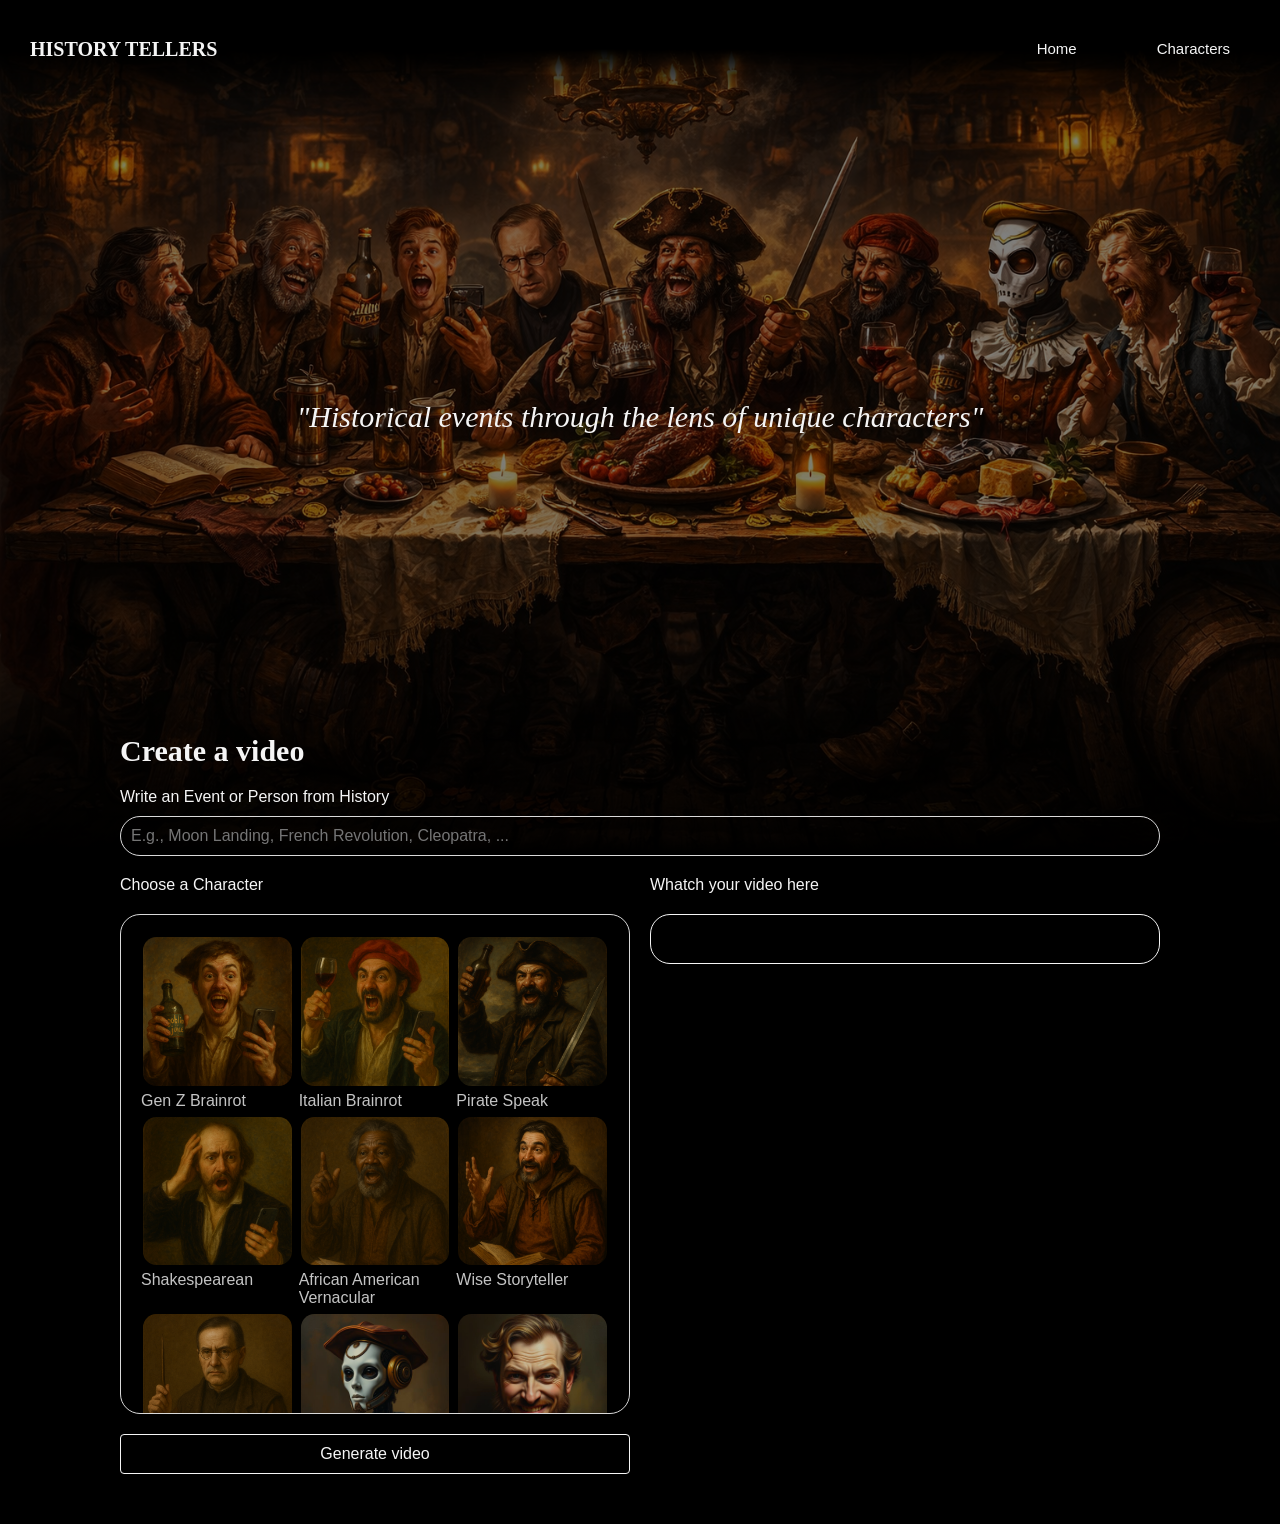
<file: public/index.html>
<!doctype html>
<html lang="en">
  <head>
    <meta charset="UTF-8" />
    <meta name="viewport" content="width=device-width, initial-scale=1.0" />
    <title>Historical Event Describer</title>
    <link rel="stylesheet" href="style.css" />

    <link
      rel="icon"
      href="data:image/svg+xml,<svg xmlns='http://www.w3.org/2000/svg' viewBox='0 0 100 100'><text y='.9em' font-size='90'>📜</text></svg>"
    />
  </head>
  <body>
    <header>
      <h1>History Tellers</h1>
      <button class="menu-toggle" aria-label="Toggle menu">
        <span></span>
        <span></span>
        <span></span>
      </button>
      <div class="nav-links">
        <a href="index.html"><p>Home</p></a>
        <a href="character_creator.html"><p>Characters</p></a>
      </div>
    </header>
    <main>
      <div class="banner-container">
        <img src="images/Banner.png" alt="Scroll Image" class="scroll-image" />
      </div>
      <div class="intro">
        <p>"Historical events through the lens of unique characters"</p>
      </div>
      <div class="video-creator">
        <h1>Create a video</h1>
        <div class="input-group">
          <label for="event">Write an Event or Person from History</label>
          <input
            type="text"
            id="event"
            placeholder="E.g., Moon Landing, French Revolution, Cleopatra, ..."
            required
          />
        </div>
        <div class="main-container">
          <div class="left-column">
            <label for="event">Choose a Character</label>
            <form id="eventForm">
              <div class="input-group">
                <div class="scrollable-container">
                  <div class="style-grid" id="styleGrid">
                    <!-- Style options will be dynamically loaded from config.json -->
                  </div>
                </div>

                <input type="hidden" id="style" name="style" required />
              </div>
            </form>
            <button type="submit">Generate video</button>
          </div>

          <div class="right-column">
            <label for="event">Whatch your video here</label>
            <div class="ShortVideo" id="result">
              <!-- Result will be dynamically inserted here by script.js -->
            </div>
          </div>
        </div>
      </div>
    </main>

    <!-- Load config first, then the other scripts -->
    <script src="loadConfig.js"></script>
    <script src="script.js"></script>
    <script src="select.js"></script>
  </body>
</html>
</file>
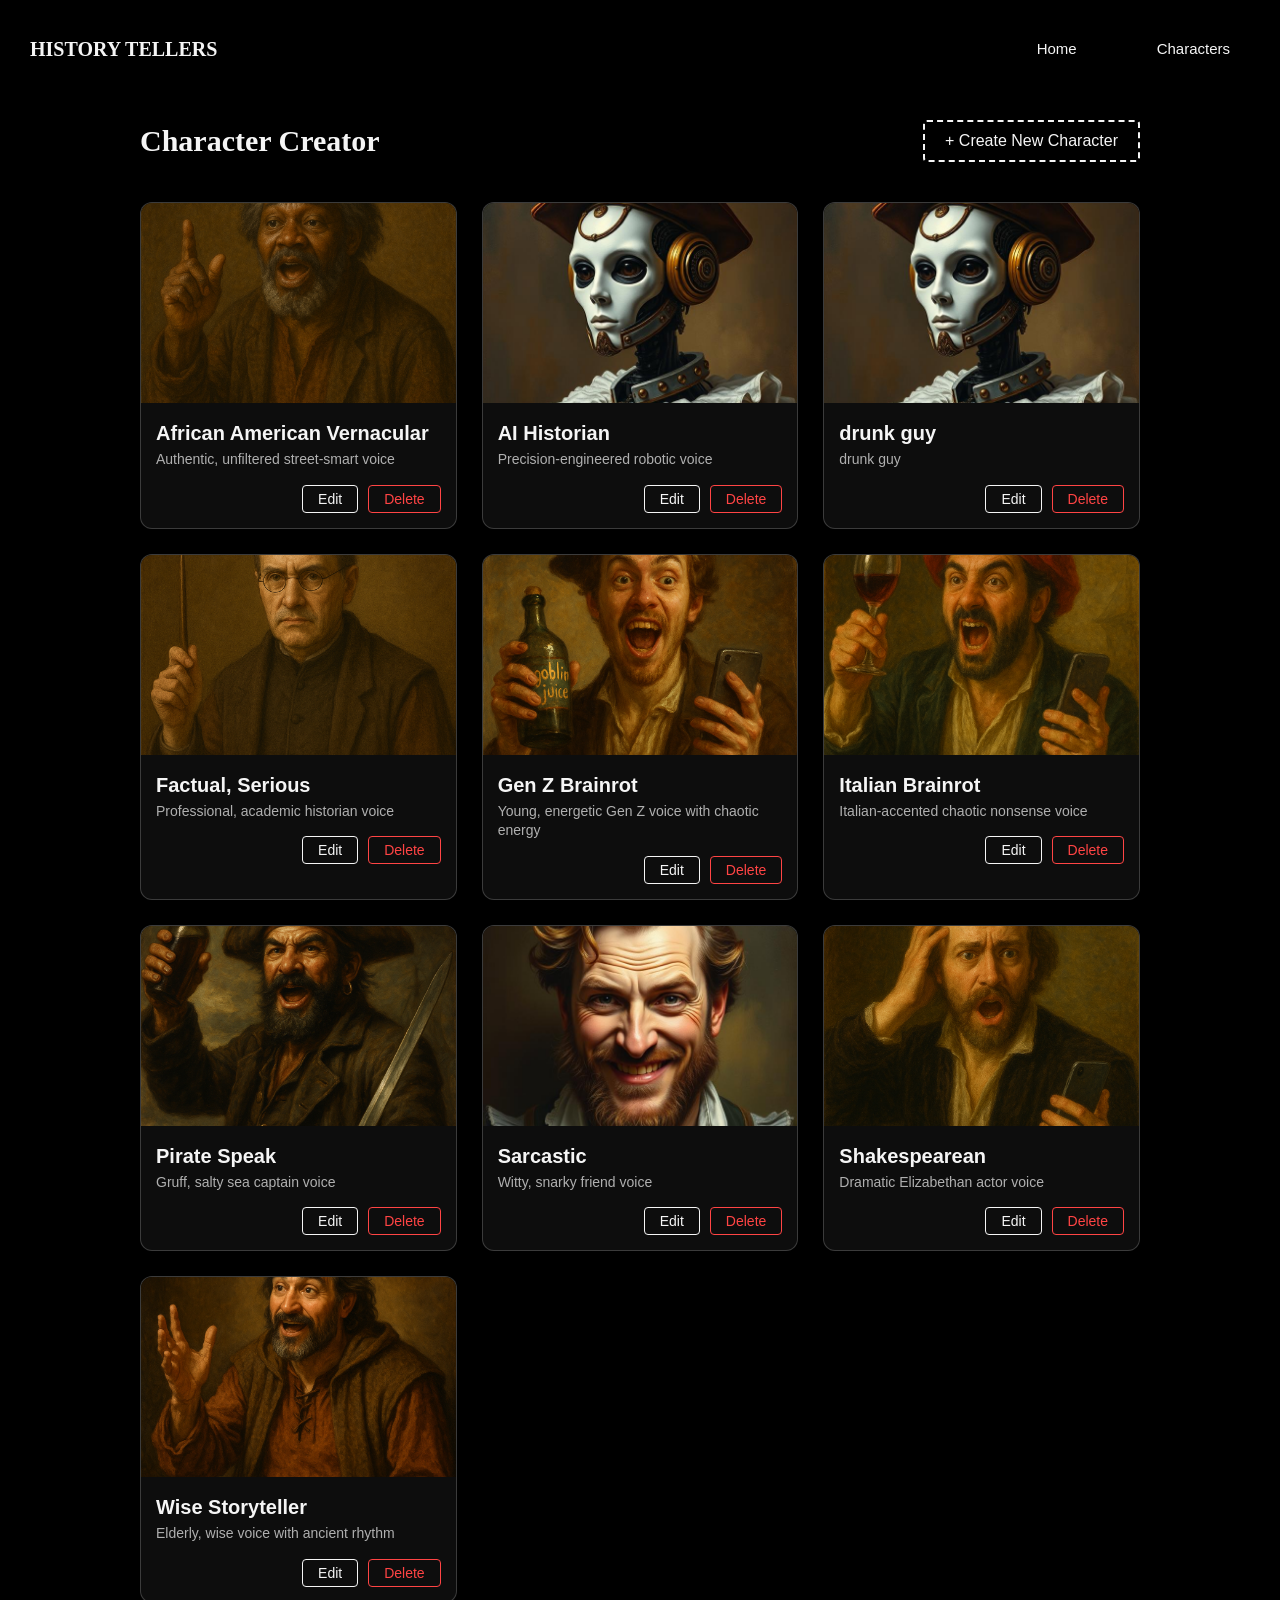
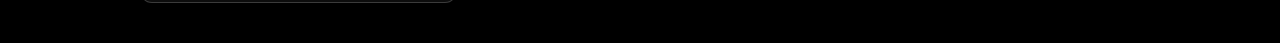
<file: public/character_creator.html>
<!doctype html>
<html lang="en">
  <head>
    <meta charset="UTF-8" />
    <meta name="viewport" content="width=device-width, initial-scale=1.0" />
    <title>History Tellers - Character Creator</title>
    <link rel="stylesheet" href="style.css" />
    <link rel="stylesheet" href="creator.css" />

    <link
      rel="icon"
      href="data:image/svg+xml,<svg xmlns='http://www.w3.org/2000/svg' viewBox='0 0 100 100'><text y='.9em' font-size='90'>📜</text></svg>"
    />
  </head>
  <body>
    <header>
      <h1>History Tellers</h1>
      <button class="menu-toggle" aria-label="Toggle menu">
        <span></span>
        <span></span>
        <span></span>
      </button>
      <div class="nav-links">
        <a href="index.html"><p>Home</p></a>
        <a href="character_creator.html"><p>Characters</p></a>
      </div>
    </header>
    <main>
      <div class="character-creator-container">
        <div class="creator-header">
          <h1>Character Creator</h1>
          <button class="new-character-btn" onclick="openCreateModal()">
            + Create New Character
          </button>
        </div>

        <div id="charactersGrid" class="characters-grid">
          <!-- Characters will be loaded here dynamically -->
          <div class="empty-state" id="emptyState">
            <p>No custom characters yet. Create your first character!</p>
            <button class="create-first-btn" onclick="openCreateModal()">
              + Create First Character
            </button>
          </div>
        </div>
      </div>

      <!-- Character Edit/Create Modal -->
      <div id="characterModal" class="modal">
        <div class="modal-content">
          <div class="modal-header">
            <h1 id="modalTitle">Create New Character</h1>
            <button class="close-modal" onclick="closeModal()">&times;</button>
          </div>

          <form id="characterForm" onsubmit="saveCharacter(event)">
            <input type="hidden" id="characterId" value="" />

            <div class="form-group">
              <label for="characterKey"
                >Character Key (unique identifier, e.g.,
                'my_custom_voice')</label
              >
              <input
                type="text"
                id="characterKey"
                required
                pattern="[a-z_]+"
                title="Lowercase letters and underscores only"
              />
            </div>

            <div class="form-group">
              <label for="characterName">Display Name</label>
              <input type="text" id="characterName" required />
            </div>

            <div class="form-group">
              <label for="characterImage">Image Source (path or URL)</label>
              <input
                type="text"
                id="characterImage"
                required
                placeholder="e.g., images/my_character.png"
              />
            </div>

            <div class="form-group">
              <label for="characterDescription">Description</label>
              <textarea
                id="characterDescription"
                required
                placeholder="Brief description of the character's voice/personality"
              ></textarea>
            </div>

            <div class="form-group">
              <label for="voiceId">ElevenLabs Voice ID</label>
              <input
                type="text"
                id="voiceId"
                required
                placeholder="e.g., mpgCuHlOy4oRiOklMDQ6"
              />
              <div class="voice-id-hint">
                You can get voice IDs from your ElevenLabs account
              </div>
            </div>

            <div class="form-group">
              <label for="stability">Stability (0.0 - 1.0)</label>
              <input
                type="number"
                id="stability"
                min="0"
                max="1"
                step="0.1"
                value="0.7"
                required
              />
            </div>

            <div class="form-group">
              <label for="similarityBoost">Similarity Boost (0.0 - 1.0)</label>
              <input
                type="number"
                id="similarityBoost"
                min="0"
                max="1"
                step="0.1"
                value="0.8"
                required
              />
            </div>

            <div class="form-group">
              <label for="speed">Speed (0.0 - 2.0)</label>
              <input
                type="number"
                id="speed"
                min="0"
                max="2"
                step="0.1"
                value="0.9"
                required
              />
            </div>

            <div class="form-group">
              <label for="promptTemplate"
                >Prompt Template (how the character should speak)</label
              >
              <textarea
                id="promptTemplate"
                required
                placeholder="Describe how this character talks, their mannerisms, slang, etc."
              ></textarea>
            </div>

            <div class="modal-actions">
              <button type="button" class="cancel-btn" onclick="closeModal()">
                Cancel
              </button>
              <button type="submit" class="save-btn">Save Character</button>
            </div>
          </form>
        </div>
      </div>

      <!-- Success Modal (no buttons) -->
      <div id="saveSuccessModal" class="modal">
        <div class="modal-content small">
          <div class="modal-header">
            <h3>Success!</h3>
          </div>
          <div class="save-content">
            <p id="successMessage">✓ Character saved</p>
          </div>
        </div>
      </div>
    </main>

    <script src="creator.js"></script>
    <script src="script.js"></script>
  </body>
</html>
</file>
<file: public/style.css>
/* public/style.css - Stylesheet for Historical Event Describer */
* {
  box-sizing: border-box; /* Ensure padding and borders are included in element's total width and height */
  margin: 0; /* Remove default margin */
  padding: 0; /* Remove default padding */
  scroll-behavior: smooth; /* enable smooth scroll in page */
}

main {
  margin: 80px 100px 0 100px; /* push content below fixed header */
  padding: 20px; /* Fade-in animation on load */
}

main h1 {
  font:
    bold 30px "DMSerifDisplay",
    serif;
  text-align: left;
}

/* Base Styles - applied to entire document */
body {
  font-family: Arial, sans-serif; /* Clean, readable font */
  text-align: center; /* Center-align text by default */
  background: black; /* Dark background */
  color: whitesmoke; /* Light text for contrast */
  animation: fadeIn 1s ease-in-out; /* Fade-in animation on page load */
}

.banner-container {
  position: absolute; /* Position absolutely to cover the area */
  top: 0;
  left: 0;
  width: 100%;
  /* allow height to adjust so entire image is visible */
  overflow: hidden;
  z-index: -1; /* Place behind other content */
  opacity: 0.5; /* Semi-transparent for subtle effect */
}

.banner-container img {
  width: 100%; /* Full width of container */
  height: auto; /* allow natural height so entire image is shown */
  object-fit: contain; /* show the whole image without cropping */
  display: block; /* remove inline gaps */
  filter: blur(0); /* default no blur */
  transition: filter 0.3s ease-in-out; /* ensure smooth transition both ways */
}

/* dark gradient overlay from bottom up */
.banner-container::after {
  content: "";
  position: absolute;
  top: 0;
  left: 0;
  width: 100%;
  height: 100%;
  pointer-events: none; /* let clicks pass through */
  background: linear-gradient(
    to top,
    rgba(0, 0, 0, 1) 0%,
    rgba(0, 0, 0, 0) 20%
  );
}

/* Layout - Two-column main container */
.main-container {
  display: flex; /* Flexbox layout */
  gap: 20px; /* Space between columns */
  animation: fadeIn 1s ease-in-out;
  margin: 0 0 30px 0; /* Fade-in animation */
}

.left-column,
.right-column {
  justify-content: left;
  flex: 2; /* Both columns take equal width */
  text-align: left;
}

.ShortVideo {
  width: 100%;
  height: auto;
  margin-left: 30px; /* Additional left margin */
  padding: 15px;
  border-radius: 20px; /* Slightly rounded corners */
  border: whitesmoke 1px solid; /* Light border */
}

/* Header section */
header {
  position: fixed; /* stay visible while scrolling */
  top: 0;
  left: 0;
  width: 100%; /* span full viewport width */
  z-index: 2;
  padding: 30px; /* Inner padding */
  display: flex; /* Flex layout for header items */
  align-items: center; /* Vertically center items */
  justify-content: space-between; /* Space between title and paragraphs */
  text-align: left; /* Left-align text */
  animation: fadeIn 1s ease-in-out;
  color: whitesmoke; /* Fade-in animation */
  background: linear-gradient(
    to bottom,
    rgba(0, 0, 0, 1) 50%,
    rgba(0, 0, 0, 0) 100%
  );
}

a {
  text-decoration: none;
}

.intro {
  /* Left-align intro text */
  margin: 300px 0 300px 0;
  justify-items: center; /* Space below intro */
}

.intro p {
  font:
    30px "DMSerifDisplay",
    serif; /* Custom font with fallback */
  width: 100%; /* Fixed width for better readability */
  color: whitesmoke; /* Small text */
  transition: filter 0.3s ease-in-out;
  cursor: pointer; /* indicate it's interactive */
  font-style: italic;
}

/* class added by JS on hover to blur background image */
.banner-container.blur img {
  filter: blur(10px);
}

header h1 {
  font:
    bold 20px "DMSerifDisplay",
    serif; /* Custom font with fallback */
  text-transform: uppercase; /* All caps */
  margin-right: 80px; /* Space after title */
}

header p {
  /* Fixed width for description */
  font-size: 15px;
  color: whitesmoke; /* Small text */
}

header .nav-links {
  display: flex;
  gap: 40px; /* Space between nav links */
}

/* underline animation on header links - limited to text width */
header .nav-links a {
  position: relative;
  color: whitesmoke;
  display: inline-block; /* shrink to content */
  padding: 10px 20px; /* clickable area remains */
  text-align: center; /* center text within */
}

header .nav-links a p {
  display: inline-block;
  position: relative;
  text-align: center;
}

header .nav-links a p::after {
  content: "";
  position: absolute;
  left: 0;
  bottom: -2px;
  height: 2px;
  width: 0;
  background: whitesmoke;
  transition: width 0.3s ease;
}

header .nav-links a:hover p::after,
header .nav-links a:focus p::after {
  width: 100%;
}

header .nav-links a:hover::after,
header .nav-links a:focus::after {
  width: 100%;
}

/* burger menu toggle button */
.menu-toggle {
  display: none; /* hidden normally */
  background: transparent;
  border: none;
  cursor: pointer;
  flex-direction: column;
  justify-content: space-between;
  height: 24px;
  padding: 0;
  -webkit-appearance: none; /* remove default styles in Safari */
  margin-left: auto; /* push right edge in header flex */
}
.menu-toggle:hover,
.menu-toggle:focus {
  background: transparent;
  outline: none;
}
.menu-toggle span {
  display: block;
  width: 24px;
  height: 2px;
  background: whitesmoke;
  /* no transition here to keep hover static */
}
.menu-toggle.open span {
  transition:
    transform 0.3s ease,
    opacity 0.3s ease;
}
.menu-toggle.open span:nth-child(1) {
  transform: translateY(10px) rotate(45deg);
}
.menu-toggle.open span:nth-child(2) {
  opacity: 0;
}
.menu-toggle.open span:nth-child(3) {
  transform: translateY(-10px) rotate(-45deg);
}

@media (max-width: 768px) {
  header .nav-links {
    position: absolute;
    top: 100%;
    left: 0;
    background: rgba(0, 0, 0, 0.8);
    flex-direction: column;
    width: 100%;
    max-height: 0; /* collapsed by default */
    overflow: hidden;
    opacity: 0;
    transition:
      max-height 0.3s ease,
      opacity 0.3s ease;
  }
  header .nav-links.open {
    max-height: 300px; /* large enough to contain links */
    opacity: 1;
  }
  header .nav-links a {
    padding: 10px 20px;
  }
  .menu-toggle {
    display: flex;
  }
  main {
    margin: 100px 0 100px 0;
    padding: 10px;
  }
}

/* additional responsive tweaks for smaller screens */
@media (max-width: 768px) {
  header {
    padding: 15px;
  }
  header h1 {
    font-size: 20px;
  }
  .intro {
    margin: 100px 0 300px 0;
  }
  .intro p {
    font-size: 24px;
    width: 80%;
  }
  .main-container {
    flex-direction: column;
    gap: 10px;
  }
  .left-column,
  .right-column {
    flex: none;
    width: 100%;
  }
  .ShortVideo {
    width: 100%;
    height: auto;
    margin-left: 0;
  }
  .style-grid {
    grid-template-columns: repeat(2, 1fr);
  }
  .history-video,
  .history-image {
    max-width: 100%;
  }
  /* make banner larger on mobile: ensure at least 60vh visible */
  .banner-container {
    min-height: 90vh;
  }
  .banner-container img {
    height: auto;
    min-height: 90vh;
    object-fit: cover; /* zoom to fill the min-height area */
  }
}

@media (max-width: 480px) {
  .intro p {
    font-size: 18px;
    width: 90%;
  }
  .style-grid {
    grid-template-columns: 1fr;
  }
  header h1 {
    font-size: 18px;
  }
  header {
    padding: 10px;
  }
}

/* give anchors an offset below fixed header */
.main-container {
  scroll-margin-top: 100px; /* avoid header covering target */
}

/* Form Elements */
.input-group {
  margin: 20px 0; /* Vertical spacing between groups */
  text-align: left; /* Left-align labels and inputs */
}

label {
  display: block; /* Labels on their own line */
  margin-bottom: 10px; /* Space below label */
  font-weight: lighter; /* Light font weight */
}

input {
  width: 100%; /* Full width inputs */
  padding: 10px; /* Inner padding */
  border: 1px solid #d9d9d9; /* Light border */
  border-radius: 5rem; /* Pill-shaped input */
  font-size: 16px; /* Readable text size */
  background: none; /* Transparent background */
  color: whitesmoke; /* Light text */
}

.scrollable-container {
  width: 100%; /* Full width */
  height: 500px;
  overflow-y: auto; /* Vertical scroll if needed */
  padding: 10px 20px 10px 20px; /* Inner padding */
  border: 1px solid #d9d9d9;
  border-radius: 20px; /* Inner spacing */
  /* hide scrollbar while still allowing scroll */
  scrollbar-width: none; /* Firefox */
  -ms-overflow-style: none; /* Internet Explorer 10+ */
}

/* Webkit browsers */
.scrollable-container::-webkit-scrollbar {
  width: 0;
  height: 0;
}

/* Style Grid - for character selection */
.style-grid {
  display: grid; /* Grid layout */
  grid-template-columns: repeat(3, 1fr); /* 3 equal columns */
  gap: 5px; /* Small gap between items */
  margin-top: 10px; /* Space above grid */
}

.style-option {
  position: relative; /* For potential overlay positioning */
  width: 100%; /* Full width of grid cell */
  height: fit-content; /* Height matches content */
  overflow: hidden; /* Hide overflow */
  cursor: pointer; /* Clickable appearance */
  transition:
    transform 0.2s,
    opacity 0.2s ease-in-out; /* Smooth animations */
  opacity: 0.8; /* Half opacity by default */
  outline: none; /* Remove focus outline */
  animation: fadeIn 0.5s ease-in-out; /* Staggered fade-in */
  animation-delay: calc(var(--order) * 0.1s); /* Delay based on order */
  animation-fill-mode: both; /* Keep final animation state */
}

.style-option img {
  position: relative; /* Maintain positioning */
  border-radius: 10%; /* Slightly rounded corners */
  width: 100%; /* Full width of container */
  height: auto; /* Maintain aspect ratio */
  object-fit: cover; /* Cover container without distortion */
  transition: border 0.2s ease-in-out; /* Smooth border transition */
  border: 2px solid transparent; /* Invisible border (prepares for hover) */
}

/* Hover and selected states */
.style-option:hover,
.style-option.selected {
  transform: scale(1.05); /* Slight enlargement */
  opacity: 1 !important; /* Full opacity (override) */
}

.style-option.selected img {
  border: 2px solid white; /* White border for selected state */
  box-sizing: border-box; /* Border doesn't affect dimensions */
}

/* Buttons - consistent styling */
main button,
.download-btn {
  width: 100%; /* Full width */
  padding: 10px 20px; /* Comfortable padding */
  background: black; /* Dark background */
  color: whitesmoke; /* Light text */
  border: 1px solid whitesmoke; /* Light border */
  border-radius: 4px; /* Slightly rounded */
  font-size: 16px; /* Readable text */
  cursor: pointer; /* Pointer on hover */
  transition: background-color 0.3s; /* Smooth hover transition */
}

button:hover,
.download-btn:hover {
  background: whitesmoke; /* Invert colors on hover */
  color: black;
}

/* Results area - where generated content appears */
#result {
  margin-top: 20px; /* Space above */
  padding: 15px; /* Inner padding */
  min-height: 50px; /* Minimum height */
  text-align: left; /* Left-align text content */
  margin-left: 0;
}

/* Images and videos */
.history-image,
.history-video {
  max-width: 100%; /* Responsive sizing */
  border-radius: 8px; /* Rounded corners */
  margin: 15px 0; /* Vertical spacing */
  box-shadow: 0 2px 8px rgba(0, 0, 0, 0.1); /* Subtle shadow */
}

.history-video {
  max-width: 400px; /* Limit video width */
  background: #000; /* Black background */
}

/* Utility classes */
.spinner {
  width: 40px; /* Fixed size */
  height: 40px;
  margin: 20px auto; /* Centered */
  border: 4px solid rgba(0, 0, 0, 0.1); /* Light gray border */
  border-top-color: #09f; /* Blue top border */
  border-radius: 50%; /* Circle shape */
  animation: spin 1s linear infinite; /* Spinning animation */
}

.error,
.error-alert {
  color: #d32f2f; /* Red error color */
  margin: 10px 0; /* Vertical spacing */
}

.error-alert {
  font-size: 24px; /* Large emoji/icon */
  text-align: center; /* Centered */
}

.text-output {
  display: none;
}
.image-grid {
  display: none;
}

/* Animations */
@keyframes fadeIn {
  from {
    opacity: 0;
    transform: translateY(20px);
  } /* Start hidden and below */
  to {
    transform: translateY(0);
  } /* End at normal position */
}

@keyframes spin {
  to {
    transform: rotate(360deg);
  } /* Full rotation */
}

/* Responsive adjustments */
@media (min-width: 1920px) {
  .style-grid {
    grid-template-columns: repeat(4, 1fr);
  } /* 4 columns on ultra-wide */
}

/* Character header with "or create new" */
.character-header {
  display: flex;
  align-items: center;
  gap: 8px;
  margin-bottom: 10px;
}

.or-text {
  font-size: 14px;
  color: rgba(245, 245, 245, 0.6);
  font-style: italic;
}

.small-create-btn {
  background: none;
  border: none;
  color: whitesmoke;
  font-size: 14px;
  text-decoration: underline;
  text-decoration-style: dotted;
  cursor: pointer;
  padding: 0;
  width: auto;
  font-weight: normal;
}

.small-create-btn:hover {
  background: none;
  color: rgba(245, 245, 245, 0.8);
  text-decoration-style: solid;
}
</file>
<file: public/creator.css>
/* Character Creator specific styles */
.character-creator-container {
    max-width: 1200px;
    margin: 0 auto;
    padding: 20px;
}

.top-bar {
    display: flex;
    justify-content: flex-start;
    margin-bottom: 30px;
}

.back-link {
    display: inline-block;
    color: whitesmoke;
    text-decoration: none;
    font-size: 16px;
    transition: opacity 0.3s;
}

.back-link:hover {
    opacity: 0.8;
    text-decoration: underline;
}

.creator-header {
    display: flex;
    justify-content: space-between;
    align-items: center;
    margin-bottom: 40px;
    text-align: left;
}

.creator-header h2 {
    font: bold 32px 'DMSerifDisplay', serif;
    margin: 0;
    color: whitesmoke;
}

.new-character-btn {
    width: auto;
    padding: 10px 20px;
    background: transparent;
    color: whitesmoke;
    border: 2px dashed whitesmoke;
    border-radius: 4px;
    font-size: 16px;
    cursor: pointer;
    transition: all 0.3s ease;
}

.new-character-btn:hover {
    background: whitesmoke;
    border: 2px solid whitesmoke;
    transform: translateY(-2px);
}

.characters-grid {
    display: grid;
    grid-template-columns: repeat(auto-fill, minmax(280px, 1fr));
    gap: 25px;
    margin-top: 30px;
}

.character-card {
    background: rgba(255, 255, 255, 0.05);
    border-radius: 12px;
    overflow: hidden;
    transition: transform 0.3s, box-shadow 0.3s;
    cursor: pointer;
    position: relative;
    border: 1px solid rgba(245, 245, 245, 0.2);
}

.character-card:hover {
    transform: translateY(-5px);
    box-shadow: 0 10px 20px rgba(0, 0, 0, 0.3);
    border-color: rgba(245, 245, 245, 0.5);
}

.character-card.selected {
    border: 2px solid whitesmoke;
    box-shadow: 0 0 20px rgba(245, 245, 245, 0.3);
}

.character-image {
    width: 100%;
    height: 200px;
    object-fit: cover;
    background: #333;
}

.character-info {
    padding: 15px;
    text-align: left;
}

.character-name {
    font-size: 20px;
    font-weight: bold;
    margin: 0 0 5px 0;
    color: whitesmoke;
}

.character-description {
    font-size: 14px;
    color: rgba(245, 245, 245, 0.7);
    margin: 0 0 15px 0;
    line-height: 1.4;
}

.character-actions {
    display: flex;
    gap: 10px;
    justify-content: flex-end;
}

.edit-btn, .delete-btn {
    padding: 5px 15px;
    font-size: 14px;
    border: 1px solid;
    border-radius: 4px;
    cursor: pointer;
    transition: all 0.3s;
    width: auto;
    background: transparent;
}

.edit-btn {
    border-color: whitesmoke;
    color: whitesmoke;
}

.edit-btn:hover {
    background: whitesmoke;
    color: black;
}

.delete-btn {
    border-color: #ff4444;
    color: #ff4444;
}

.delete-btn:hover {
    background: #ff4444;
    color: white;
}

.empty-state {
    grid-column: 1 / -1;
    text-align: center;
    padding: 60px;
    background: rgba(255, 255, 255, 0.05);
    border-radius: 12px;
    border: 2px dashed rgba(245, 245, 245, 0.3);
}

.empty-state p {
    font-size: 18px;
    color: rgba(245, 245, 245, 0.7);
    margin-bottom: 20px;
}

.create-first-btn {
    width: auto;
    padding: 12px 30px;
    background: transparent;
    color: whitesmoke;
    border: 2px dashed whitesmoke;
    border-radius: 4px;
    font-size: 16px;
    cursor: pointer;
    transition: all 0.3s;
}

.create-first-btn:hover {
    background: rgba(245, 245, 245, 0.1);
    border: 2px solid whitesmoke;
}

/* Modal styles */
.modal {
    display: none;
    position: fixed;
    top: 0;
    left: 0;
    width: 100%;
    height: 100%;
    background: rgba(0, 0, 0, 0.8);
    z-index: 1000;
    justify-content: center;
    align-items: center;
}

.modal.show {
    display: flex;
}

.modal-content {
    background: #1a1a1a;
    border-radius: 12px;
    padding: 30px;
    width: 90%;
    max-width: 600px;
    max-height: 90vh;
    overflow-y: auto;
    border: 1px solid rgba(245, 245, 245, 0.2);
    position: relative;
    animation: modalFadeIn 0.3s ease-out;
}

@keyframes modalFadeIn {
    from {
        opacity: 0;
        transform: translateY(-20px);
    }
    to {
        opacity: 1;
        transform: translateY(0);
    }
}

.modal-content.small {
    max-width: 400px;
}

.modal-header {
    display: flex;
    justify-content: space-between;
    align-items: center;
    margin-bottom: 20px;
}

.modal-header h3 {
    font-size: 24px;
    margin: 0;
    color: whitesmoke;
}

.close-modal {
    background: none;
    border: none;
    color: rgba(245, 245, 245, 0.6);
    font-size: 28px;
    cursor: pointer;
    padding: 0;
    width: auto;
    line-height: 1;
    transition: color 0.3s;
}

.close-modal:hover {
    color: whitesmoke;
    background: none;
}

.form-group {
    margin-bottom: 20px;
    text-align: left;
}

.form-group label {
    display: block;
    margin-bottom: 8px;
    font-size: 16px;
    color: rgba(245, 245, 245, 0.9);
}

.form-group input,
.form-group textarea,
.form-group select {
    width: 100%;
    padding: 12px;
    background: rgba(255, 255, 255, 0.1);
    border: 1px solid rgba(245, 245, 245, 0.3);
    border-radius: 8px;
    color: whitesmoke;
    font-size: 16px;
    transition: border-color 0.3s, box-shadow 0.3s;
}

.form-group input:focus,
.form-group textarea:focus,
.form-group select:focus {
    outline: none;
    border-color: whitesmoke;
    box-shadow: 0 0 0 2px rgba(245, 245, 245, 0.2);
}

.form-group input:disabled,
.form-group textarea:disabled,
.form-group select:disabled {
    opacity: 0.6;
    cursor: not-allowed;
}

.form-group textarea {
    min-height: 100px;
    resize: vertical;
}

.voice-id-hint {
    font-size: 12px;
    color: rgba(245, 245, 245, 0.5);
    margin-top: 5px;
}

.modal-actions {
    display: flex;
    gap: 10px;
    justify-content: flex-end;
    margin-top: 30px;
}

.modal-actions button {
    width: auto;
    padding: 12px 25px;
    font-size: 16px;
    border-radius: 6px;
    cursor: pointer;
    transition: all 0.3s;
}

.cancel-btn {
    background: transparent;
    border: 1px solid rgba(245, 245, 245, 0.3);
    color: whitesmoke;
}

.cancel-btn:hover {
    background: rgba(255, 255, 255, 0.1);
    border-color: rgba(245, 245, 245, 0.5);
}

.save-btn {
    background: whitesmoke;
    color: black;
    border: 1px solid whitesmoke;
}

.save-btn:hover {
    background: transparent;
    color: whitesmoke;
}

/* Success Modal - Buttonless Version */
#saveSuccessModal .modal-content {
    text-align: center;
    padding: 20px;
}

#saveSuccessModal .modal-header {
    justify-content: center;
    border-bottom: 1px solid rgba(245, 245, 245, 0.1);
    padding-bottom: 15px;
    margin-bottom: 15px;
}

#saveSuccessModal .modal-header h3 {
    color: #4CAF50;
    font-size: 28px;
    font-weight: bold;
}

#saveSuccessModal .save-content {
    text-align: center;
    padding: 20px 10px;
}

#saveSuccessModal .save-content p {
    font-size: 18px;
    color: whitesmoke;
    margin: 0;
    line-height: 1.5;
}

/* Auto-close animation */
.modal.auto-close {
    animation: fadeOut 0.5s ease-in-out forwards;
}

@keyframes fadeOut {
    from { 
        opacity: 1; 
    }
    to { 
        opacity: 0; 
    }
}

/* Success checkmark animation (optional) */
#saveSuccessModal .save-content p::before {
    content: '';
    display: inline-block;
    width: 24px;
    height: 24px;
    margin-right: 10px;
    background: #4CAF50;
    border-radius: 50%;
    animation: checkmarkPop 0.3s ease-out;
}

@keyframes checkmarkPop {
    0% {
        transform: scale(0);
    }
    50% {
        transform: scale(1.2);
    }
    100% {
        transform: scale(1);
    }
}

/* Responsive */
@media (max-width: 768px) {
    .character-creator-container {
        padding: 10px;
    }
    
    .top-bar {
        flex-direction: column;
        gap: 15px;
        align-items: flex-start;
    }
    
    .creator-header {
        flex-direction: column;
        gap: 15px;
        text-align: center;
    }
    
    .creator-header h2 {
        font-size: 28px;
    }
    
    .characters-grid {
        grid-template-columns: 1fr;
        gap: 15px;
    }
    
    .modal-content {
        padding: 20px;
        margin: 10px;
    }
    
    .modal-content.small {
        width: 90%;
    }
    
    .modal-actions {
        flex-direction: column;
    }
    
    .modal-actions button {
        width: 100%;
    }
    
    .character-actions {
        flex-direction: column;
        gap: 8px;
    }
    
    .edit-btn, .delete-btn {
        width: 100%;
        padding: 8px;
    }
}

/* Small screens */
@media (max-width: 480px) {
    .creator-header h2 {
        font-size: 24px;
    }
    
    .empty-state {
        padding: 30px 20px;
    }
    
    .empty-state p {
        font-size: 16px;
    }
    
    .form-group input,
    .form-group textarea,
    .form-group select {
        padding: 10px;
        font-size: 14px;
    }
    
    #saveSuccessModal .modal-header h3 {
        font-size: 24px;
    }
    
    #saveSuccessModal .save-content p {
        font-size: 16px;
    }
}

/* Dark mode scrollbar */
.modal-content::-webkit-scrollbar {
    width: 8px;
}

.modal-content::-webkit-scrollbar-track {
    background: rgba(255, 255, 255, 0.1);
    border-radius: 4px;
}

.modal-content::-webkit-scrollbar-thumb {
    background: rgba(245, 245, 245, 0.3);
    border-radius: 4px;
}

.modal-content::-webkit-scrollbar-thumb:hover {
    background: rgba(245, 245, 245, 0.5);
}
</file>
